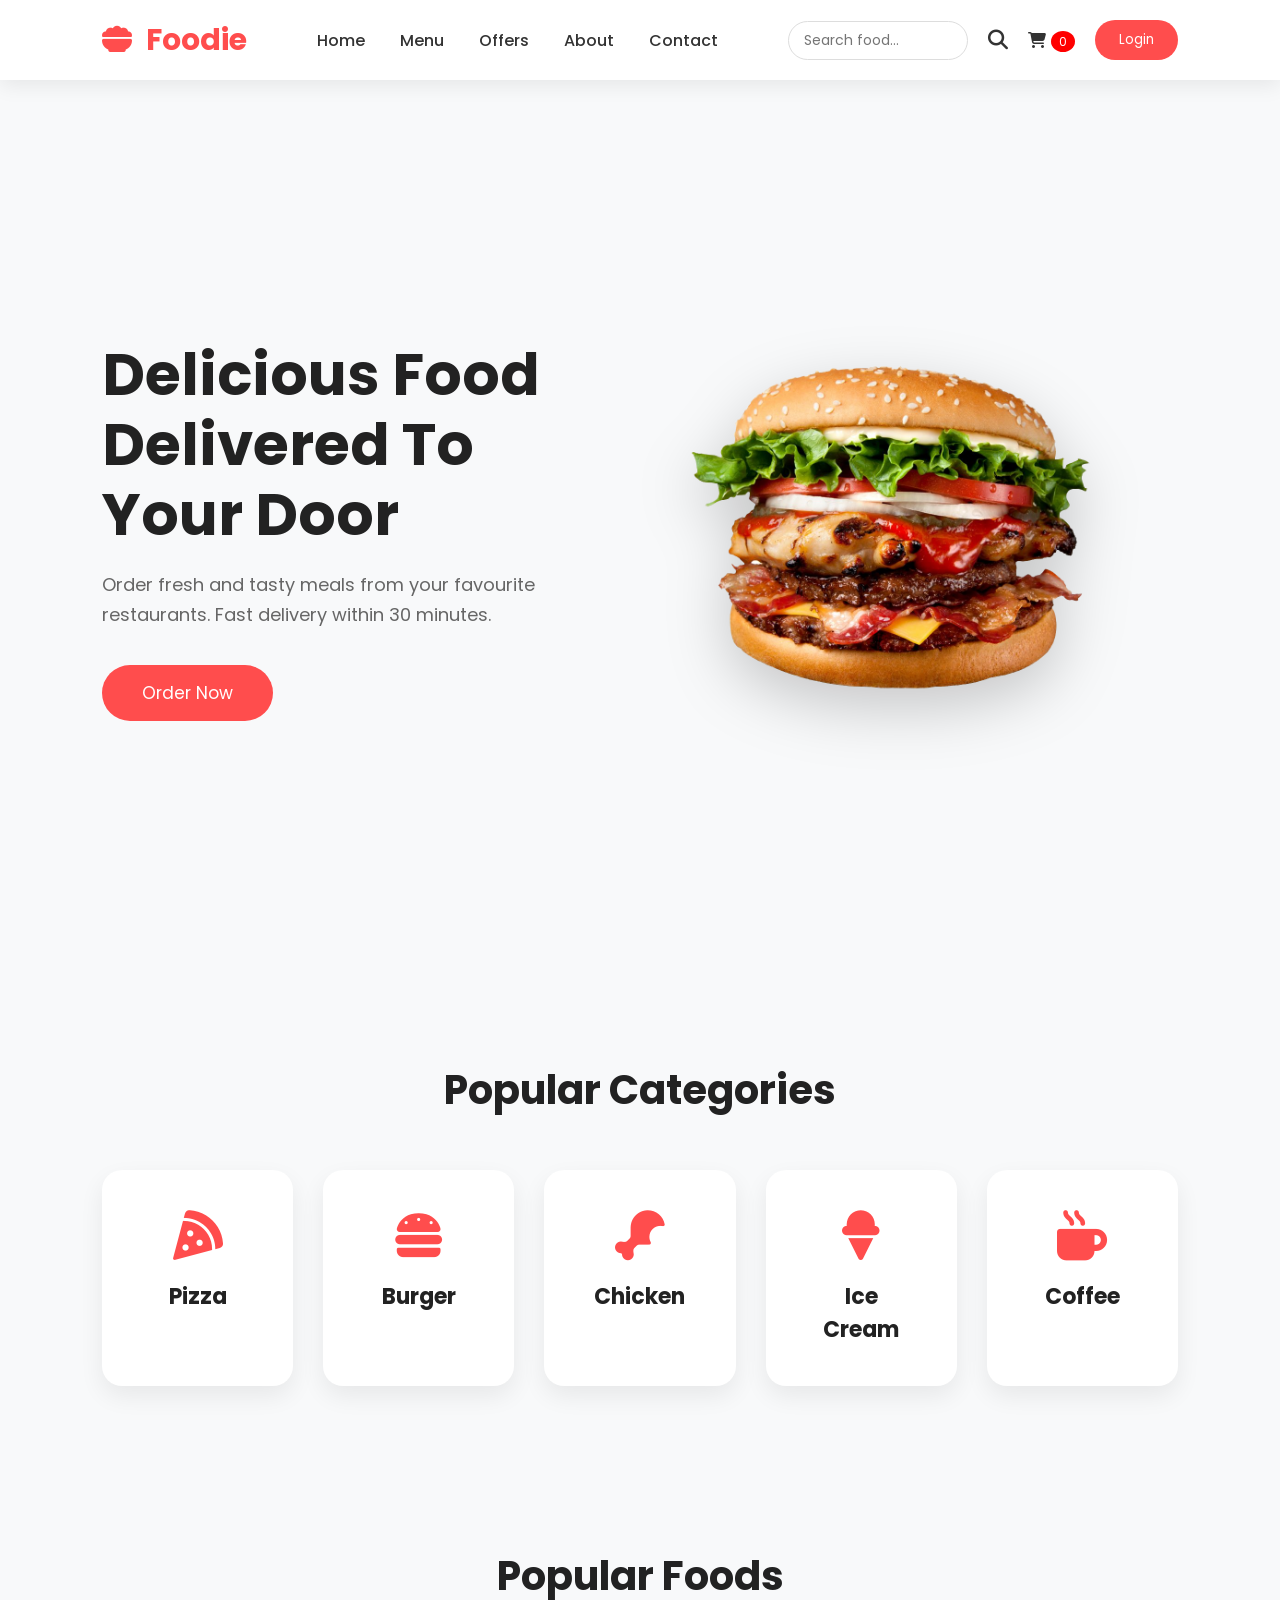
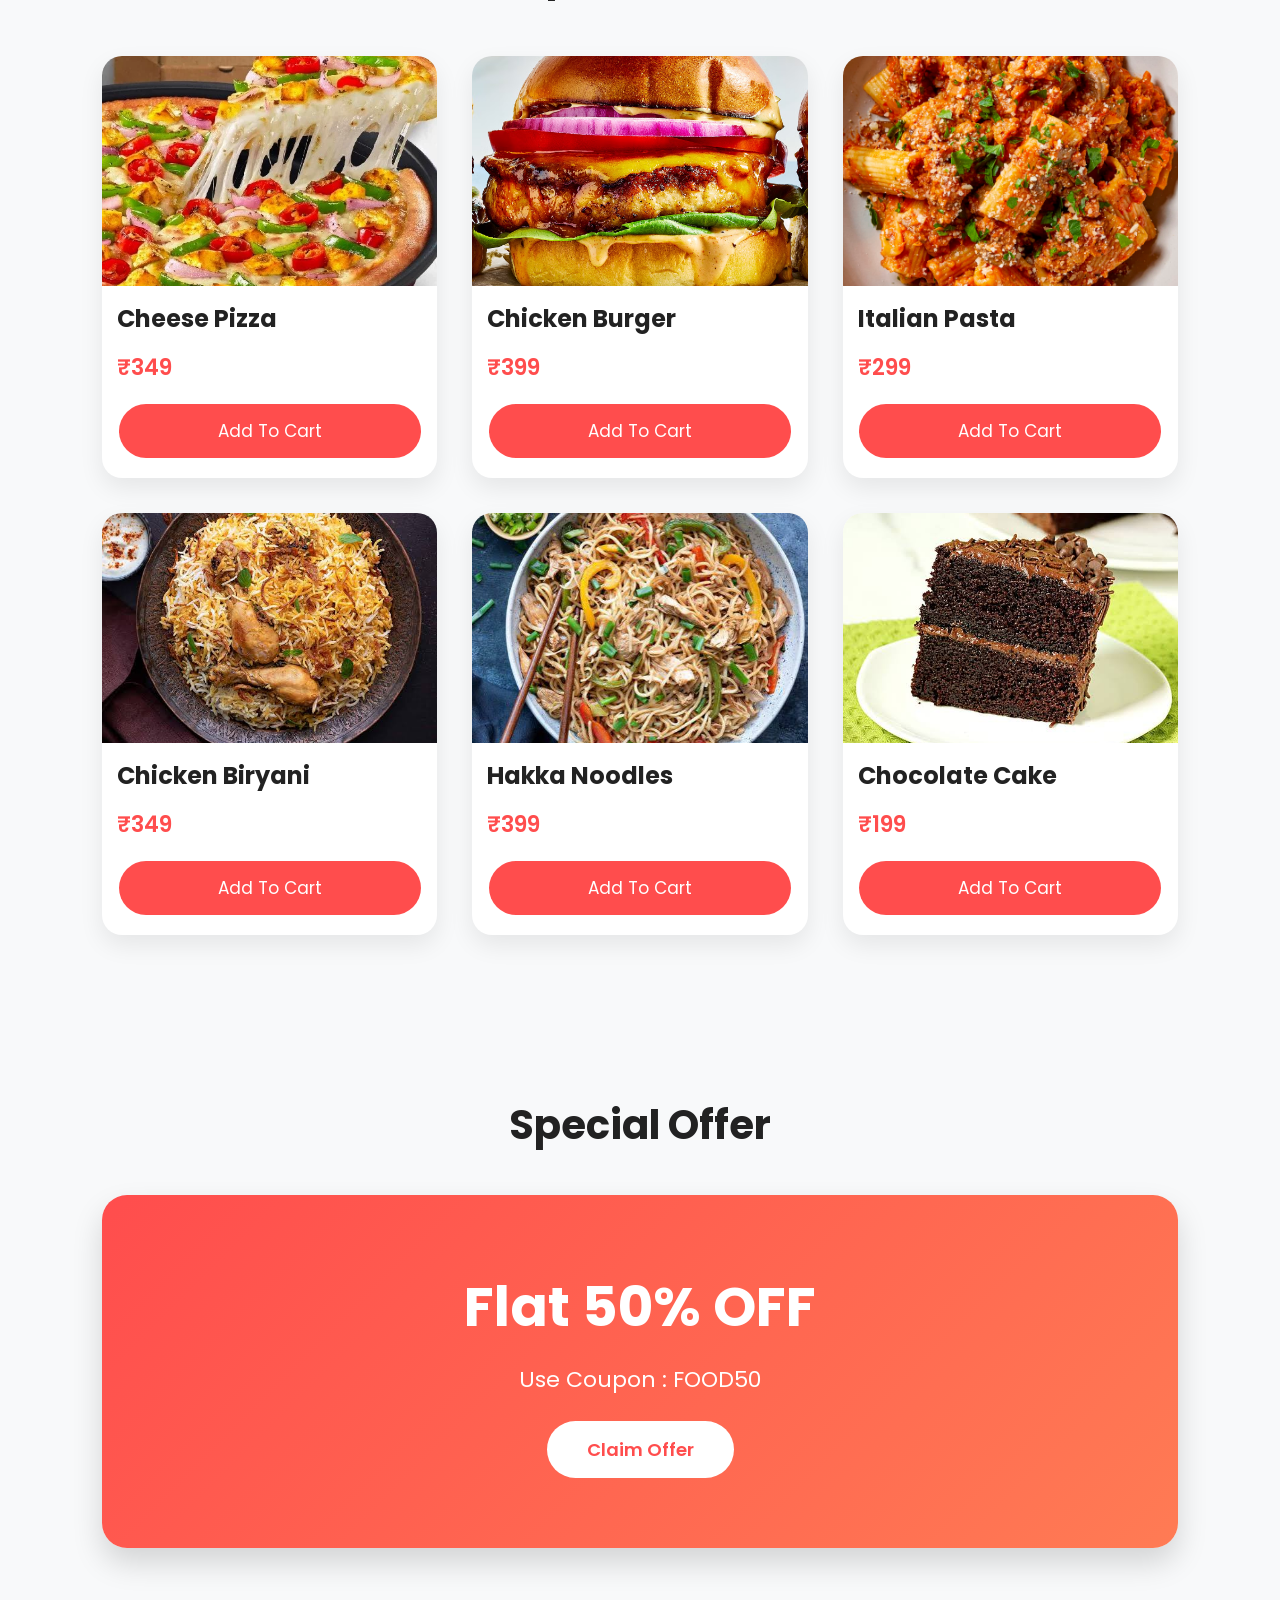
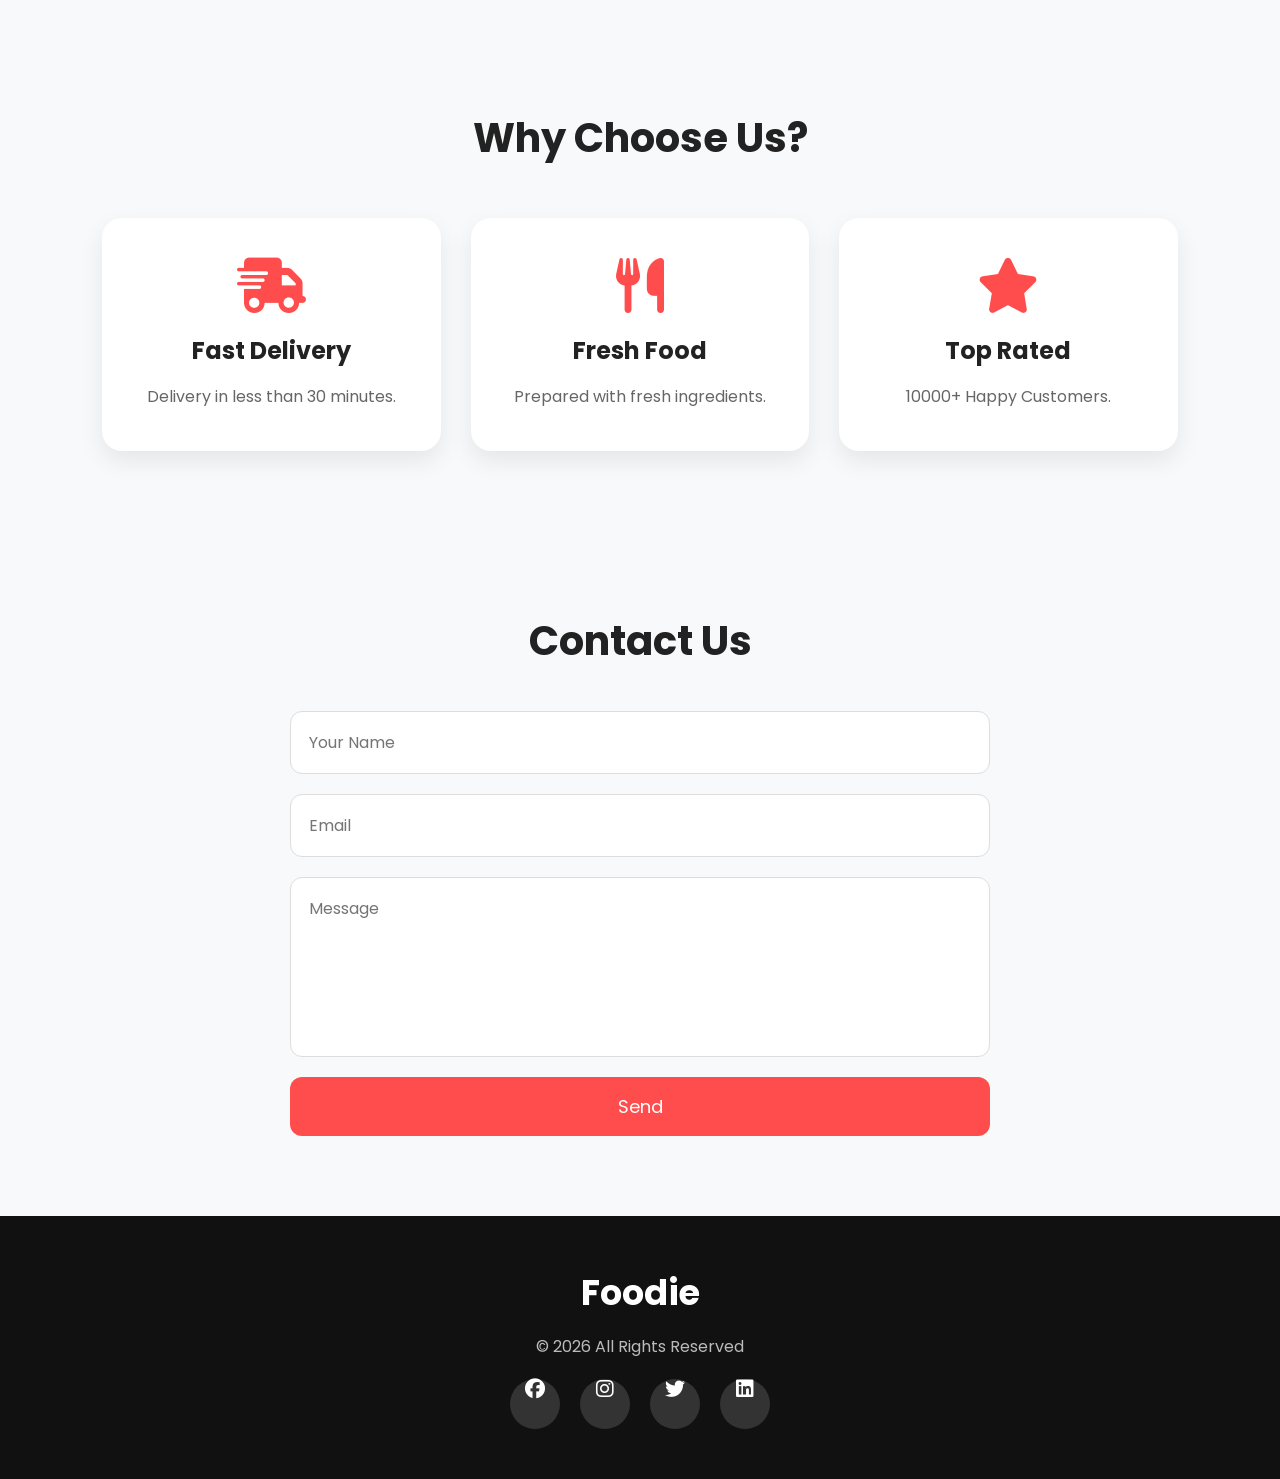
<file: index.html>
<!DOCTYPE html>
<html lang="en">

<head>
    <meta charset="UTF-8">
    <meta name="viewport" content="width=device-width, initial-scale=1.0">
    <title>Foodie - Food Ordering Website</title>

    <link rel="stylesheet" href="style.css">

    <link rel="preconnect" href="https://fonts.googleapis.com">
    <link href="https://fonts.googleapis.com/css2?family=Poppins:wght@300;400;500;600;700&display=swap"
        rel="stylesheet">

    <link rel="stylesheet" href="https://cdnjs.cloudflare.com/ajax/libs/font-awesome/6.5.1/css/all.min.css">
</head>

<body>

    <!-- Navbar -->
    <header>

        <div class="logo">
            <i class="fa-solid fa-bowl-food"></i>
            Foodie
        </div>

        <nav>
            <ul>
                <li><a href="#">Home</a></li>
                <li><a href="#menu">Menu</a></li>
                <li><a href="#offers">Offers</a></li>
                <li><a href="#about">About</a></li>
                <li><a href="#contact">Contact</a></li>
            </ul>
        </nav>

        <div class="icons">

            <input type="text" id="searchBox" placeholder="Search food...">

            <i class="fa-solid fa-magnifying-glass" id="searchBtn"></i>

            <a href="cart.html">
                <i class="fa-solid fa-cart-shopping"></i>
            </a>

            <a href="login.html">
                <button>Login</button>
            </a>

        </div>

    </header>

    <!-- Hero -->

    <section class="hero">

        <div class="hero-text">

            <h1>Delicious Food Delivered To Your Door</h1>

            <p>
                Order fresh and tasty meals from your favourite restaurants.
                Fast delivery within 30 minutes.
            </p>

            <button>Order Now</button>

        </div>

        <div class="hero-image">

            <img src="burger.png" alt="Burger">

        </div>

    </section>

    <!-- Categories -->

    <section class="categories">

        <h2>Popular Categories</h2>

        <div class="category-container">

            <div class="category-card">
                <i class="fa-solid fa-pizza-slice"></i>
                <h3>Pizza</h3>
            </div>

            <div class="category-card">
                <i class="fa-solid fa-burger"></i>
                <h3>Burger</h3>
            </div>

            <div class="category-card">
                <i class="fa-solid fa-drumstick-bite"></i>
                <h3>Chicken</h3>
            </div>

            <div class="category-card">
                <i class="fa-solid fa-ice-cream"></i>
                <h3>Ice Cream</h3>
            </div>

            <div class="category-card">
                <i class="fa-solid fa-mug-hot"></i>
                <h3>Coffee</h3>
            </div>

        </div>

    </section>

    <!-- Menu -->

    <section id="menu">

        <h2>Popular Foods</h2>

        <div class="food-container">

            <div class="food-card">

                <img src="pizza.jpg">

                <h3>Cheese Pizza</h3>

                <p>₹349</p>

                <button>Add To Cart</button>

            </div>

            <div class="food-card">

                <img src="chickenburger.jpg">

                <h3>Chicken Burger</h3>

                <p>₹399</p>

                <button>Add To Cart</button>

            </div>

            <div class="food-card">

                <img src="pasta.jpg">

                <h3>Italian Pasta</h3>

                <p>₹299</p>

                <button>Add To Cart</button>

            </div>

            <div class="food-card">

                <img src="biryani.jpg">

                <h3>Chicken Biryani</h3>

                <p>₹349</p>

                <button>Add To Cart</button>

            </div>

            <div class="food-card">

                <img src="haaka.jpg">

                <h3>Hakka Noodles</h3>

                <p>₹399</p>

                <button>Add To Cart</button>

            </div>

            <div class="food-card">

                <img src="cake.jpg">

                <h3>Chocolate Cake</h3>

                <p>₹199</p>

                <button>Add To Cart</button>

            </div>

        </div>

    </section>

    <!-- Offer -->

    <section id="offers">

        <h2>Special Offer</h2>

        <div class="offer">

            <h1>Flat 50% OFF</h1>

            <p>Use Coupon : FOOD50</p>

            <button>Claim Offer</button>

        </div>

    </section>

    <!-- About -->

    <section id="about">

        <h2>Why Choose Us?</h2>

        <div class="about-container">

            <div>

                <i class="fa-solid fa-truck-fast"></i>

                <h3>Fast Delivery</h3>

                <p>Delivery in less than 30 minutes.</p>

            </div>

            <div>

                <i class="fa-solid fa-utensils"></i>

                <h3>Fresh Food</h3>

                <p>Prepared with fresh ingredients.</p>

            </div>

            <div>

                <i class="fa-solid fa-star"></i>

                <h3>Top Rated</h3>

                <p>10000+ Happy Customers.</p>

            </div>

        </div>

    </section>

    <!-- Contact -->

    <section id="contact">

        <h2>Contact Us</h2>

        <form>

            <input type="text" placeholder="Your Name">

            <input type="email" placeholder="Email">

            <textarea placeholder="Message"></textarea>

            <button>Send</button>

        </form>

    </section>

    <!-- Footer -->

    <footer>

        <h3>Foodie</h3>

        <p>© 2026 All Rights Reserved</p>

        <div>

            <i class="fa-brands fa-facebook"></i>

            <i class="fa-brands fa-instagram"></i>

            <i class="fa-brands fa-twitter"></i>

            <i class="fa-brands fa-linkedin"></i>

        </div>

    </footer>

    <script src="script.js"></script>

</body>

</html>
</file>
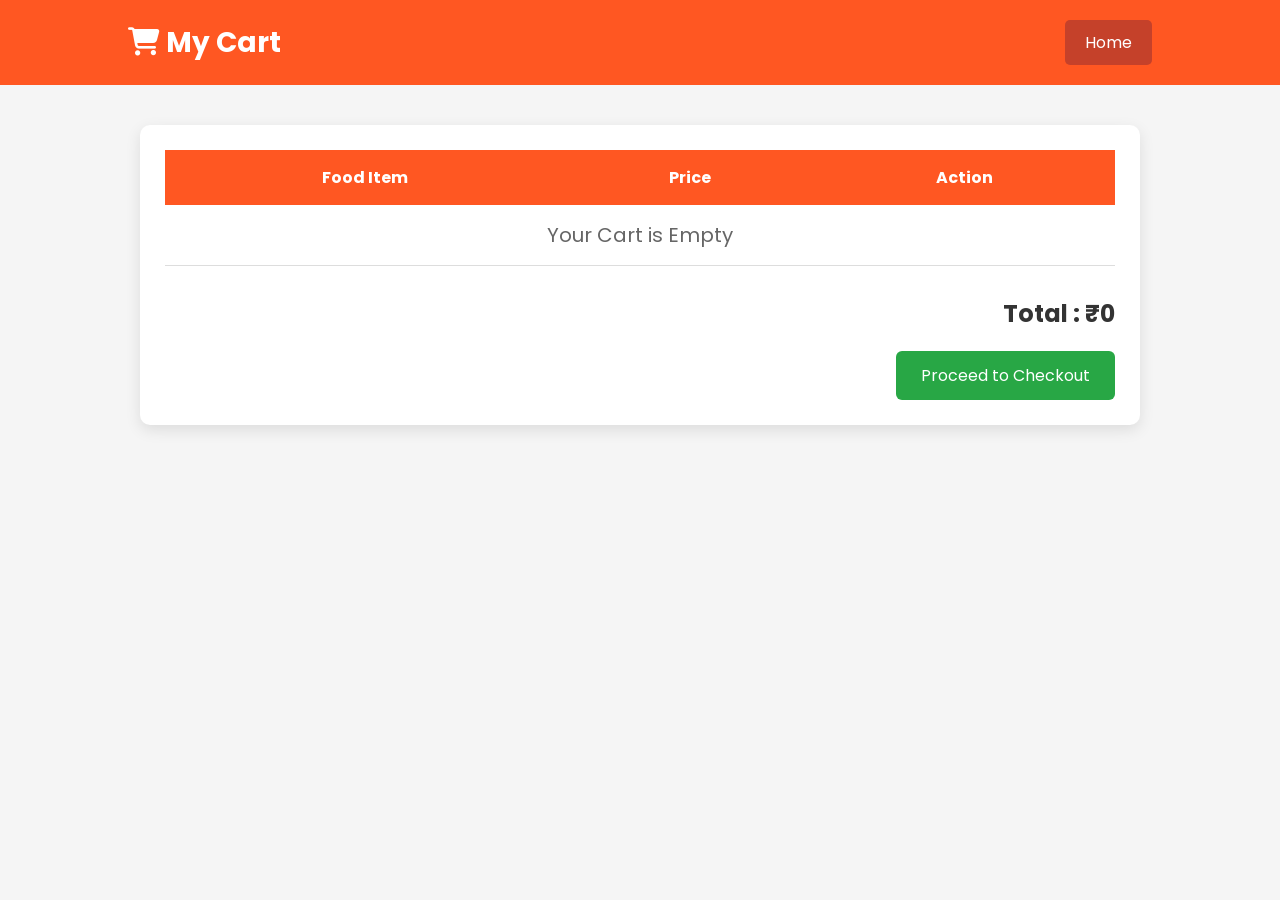
<file: cart.html>
<!DOCTYPE html>
<html lang="en">

<head>

    <meta charset="UTF-8">

    <meta name="viewport" content="width=device-width, initial-scale=1.0">

    <title>Foodie | Cart</title>

    <link rel="stylesheet" href="cart.css">

    <link rel="preconnect" href="https://fonts.googleapis.com">

    <link href="https://fonts.googleapis.com/css2?family=Poppins:wght@300;400;500;600;700&display=swap"
        rel="stylesheet">

    <link rel="stylesheet" href="https://cdnjs.cloudflare.com/ajax/libs/font-awesome/6.5.1/css/all.min.css">

</head>

<body>

    <header>

        <h1>
            <i class="fa-solid fa-cart-shopping"></i>
            My Cart
        </h1>

        <a href="index.html" class="home-btn">Home</a>

    </header>

    <div class="cart-container">

        <table>

            <thead>

                <tr>

                    <th>Food Item</th>

                    <th>Price</th>

                    <th>Action</th>

                </tr>

            </thead>

            <tbody id="cartItems">

            </tbody>

        </table>

        <div class="total">

            <h2>Total : ₹<span id="total">0</span></h2>

            <button id="checkoutBtn">Proceed to Checkout</button>

        </div>

    </div>

    <script src="cart.js"></script>

</body>

</html>
</file>
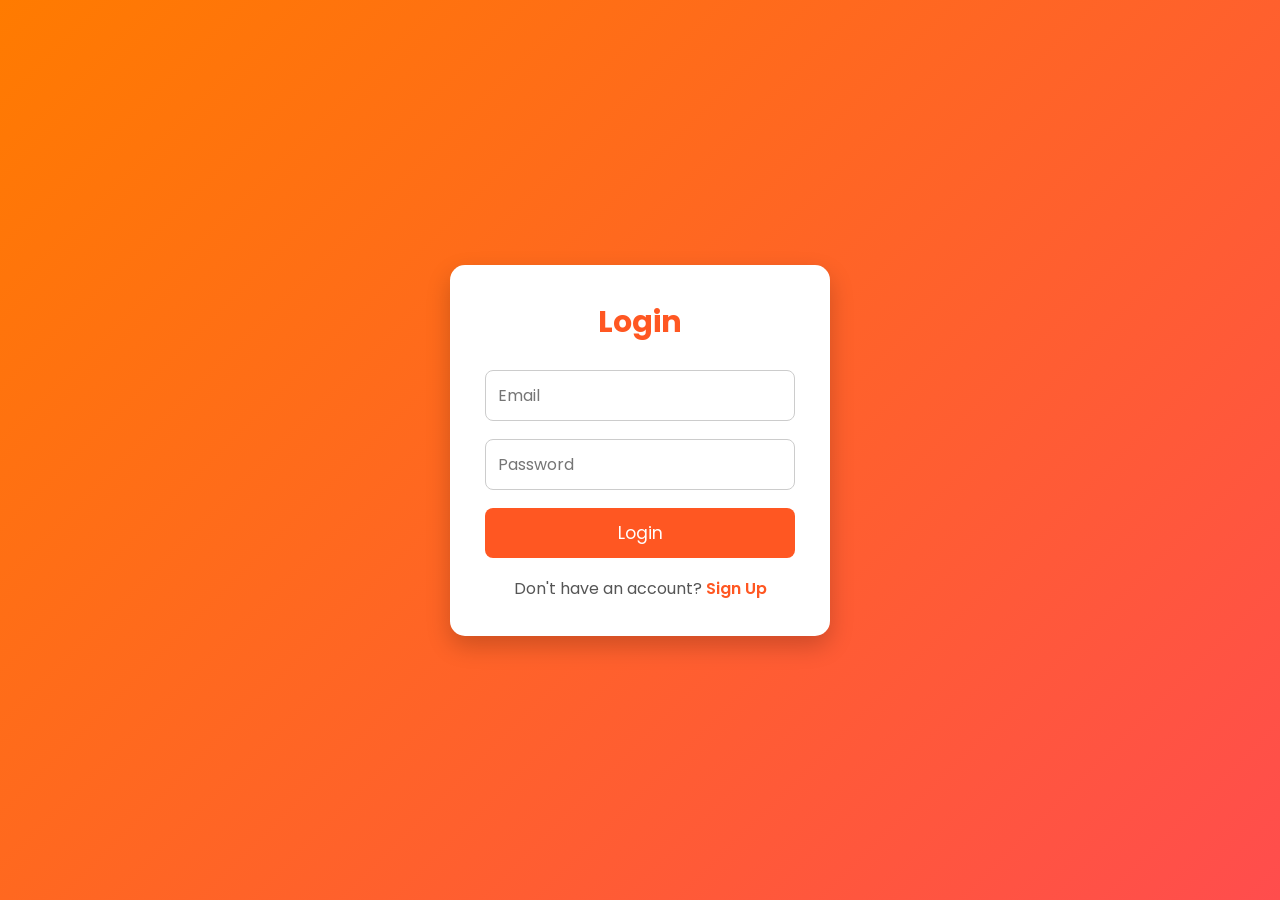
<file: login.html>
<!DOCTYPE html>
<html lang="en">

<head>

    <meta charset="UTF-8">

    <meta name="viewport" content="width=device-width, initial-scale=1.0">

    <title>Foodie | Login</title>

    <link rel="stylesheet" href="login.css">

    <link rel="preconnect" href="https://fonts.googleapis.com">

    <link href="https://fonts.googleapis.com/css2?family=Poppins:wght@300;400;500;600;700&display=swap"
        rel="stylesheet">

</head>

<body>

    <div class="login-box">

        <h2>Login</h2>

        <form id="loginForm">

            <input type="email" id="email" placeholder="Email" required>

            <input type="password" id="password" placeholder="Password" required>

            <button>Login</button>

            <p>

                Don't have an account?

                <a href="signup.html">Sign Up</a>

            </p>

        </form>

    </div>

    <script src="login.js"></script>

</body>

</html>
</file>
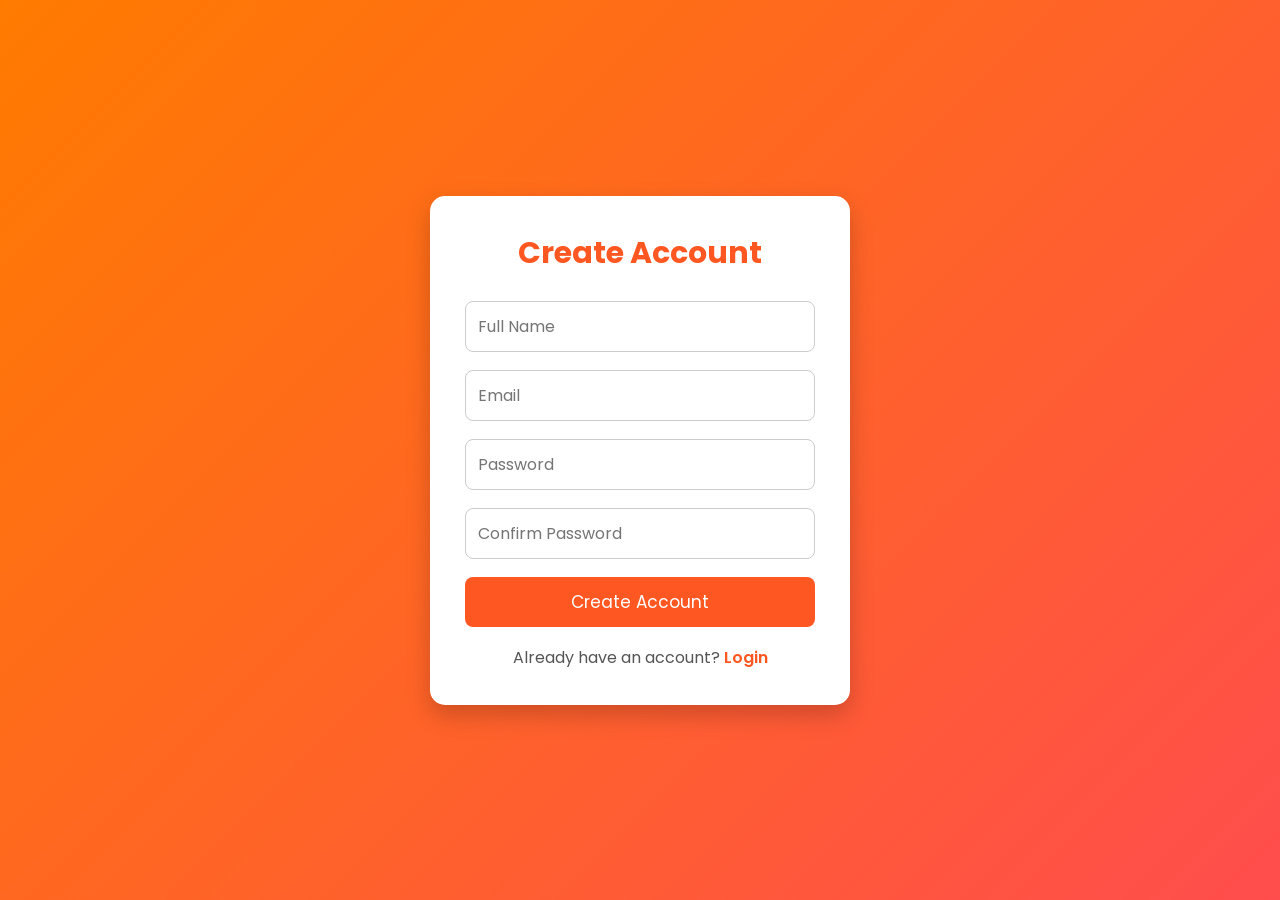
<file: signup.html>
<!DOCTYPE html>
<html lang="en">

<head>
    <meta charset="UTF-8">
    <meta name="viewport" content="width=device-width, initial-scale=1.0">
    <title>Foodie | Sign Up</title>

    <link rel="stylesheet" href="signup.css">

    <link rel="preconnect" href="https://fonts.googleapis.com">

    <link href="https://fonts.googleapis.com/css2?family=Poppins:wght@300;400;500;600;700&display=swap"
        rel="stylesheet">

    <link rel="stylesheet" href="https://cdnjs.cloudflare.com/ajax/libs/font-awesome/6.5.1/css/all.min.css">

</head>

<body>

    <div class="signup-box">

        <h2>Create Account</h2>

        <form id="signupForm">

            <input type="text" id="name" placeholder="Full Name" required>

            <input type="email" id="email" placeholder="Email" required>

            <input type="password" id="password" placeholder="Password" required>

            <input type="password" id="confirm" placeholder="Confirm Password" required>

            <button>Create Account</button>

            <p>Already have an account?

                <a href="login.html">Login</a>

            </p>

        </form>

    </div>

    <script src="signup.js"></script>

</body>

</html>
</file>
<file: style.css>
@import url('https://fonts.googleapis.com/css2?family=Poppins:wght@300;400;500;600;700;800&display=swap');

* {
    margin: 0;
    padding: 0;
    box-sizing: border-box;
    font-family: 'Poppins', sans-serif;
    scroll-behavior: smooth;
}

body {
    background: #f8f9fa;
    color: #222;
}

a {
    text-decoration: none;
}

ul {
    list-style: none;
}

img {
    width: 100%;
    display: block;
}

button {
    cursor: pointer;
    border: none;
    outline: none;
}

/*  
   Header
 */

header {
    position: fixed;
    top: 0;
    left: 0;
    width: 100%;
    height: 80px;
    background: #fff;
    display: flex;
    justify-content: space-between;
    align-items: center;
    padding: 0 8%;
    box-shadow: 0 5px 20px rgba(0, 0, 0, .08);
    z-index: 1000;
}

.logo {
    font-size: 30px;
    font-weight: 700;
    color: #ff4d4d;
}

.logo i {
    margin-right: 8px;
}

nav ul {
    display: flex;
    gap: 35px;
}

nav ul li a {
    color: #333;
    font-weight: 500;
    transition: .3s;
}

nav ul li a:hover {
    color: #ff4d4d;
}

.icons {
    display: flex;
    align-items: center;
    gap: 20px;
}

.icons a i {
    color: #333;
}

.icons a:hover i {
    color: #ff4d4d;
}

.icons button {
    background: #ff4d4d;
    color: #fff;
    padding: 10px 24px;
    border-radius: 30px;
    transition: .3s;
}

.icons button:hover {
    background: #e63946;
}

/* 
Hero
  */

.hero {
    margin-top: 80px;
    min-height: 100vh;
    display: flex;
    align-items: center;
    justify-content: space-between;
    padding: 70px 8%;
    gap: 50px;
}

.hero-text {
    flex: 1;
}

.hero-text h1 {
    font-size: 58px;
    line-height: 70px;
    margin-bottom: 20px;
}

.hero-text p {
    color: #666;
    font-size: 18px;
    line-height: 30px;
    margin-bottom: 35px;
}

.hero-text button {
    background: #ff4d4d;
    color: #fff;
    padding: 15px 40px;
    border-radius: 40px;
    font-size: 17px;
    transition: .3s;
}

.hero-text button:hover {
    background: #e63946;
    transform: translateY(-4px);
}

.hero-image {
    flex: 1;
}

.hero-image img {
    width: 90%;
    animation: float 4s infinite ease-in-out;
}

@keyframes float {

    0% {
        transform: translateY(0);
    }

    50% {
        transform: translateY(-20px);
    }

    100% {
        transform: translateY(0);
    }

}

/* ===========================
 Categories
=========================== */

.categories {
    padding: 80px 8%;
}

.categories h2 {
    text-align: center;
    font-size: 40px;
    margin-bottom: 50px;
}

.category-container {
    display: grid;
    grid-template-columns: repeat(auto-fit, minmax(180px, 1fr));
    gap: 30px;
}

.category-card {
    background: #fff;
    padding: 40px;
    text-align: center;
    border-radius: 20px;
    transition: .4s;
    box-shadow: 0 10px 25px rgba(0, 0, 0, .07);
}

.category-card:hover {
    transform: translateY(-10px);
}

.category-card i {
    font-size: 50px;
    color: #ff4d4d;
    margin-bottom: 20px;
}

.category-card h3 {
    font-size: 22px;
}

/* 
 Menu
  */

#menu {
    padding: 80px 8%;
}

#menu h2 {
    text-align: center;
    font-size: 40px;
    margin-bottom: 50px;
}

.food-container {
    display: grid;
    grid-template-columns: repeat(auto-fit, minmax(280px, 1fr));
    gap: 35px;
}

.food-card {
    background: #fff;
    border-radius: 20px;
    overflow: hidden;
    box-shadow: 0 10px 25px rgba(0, 0, 0, .08);
    transition: .3s;
}

.food-card:hover {
    transform: translateY(-10px);
}

.food-card img {
    height: 230px;
    object-fit: cover;
}

.food-card h3 {
    font-size: 24px;
    padding: 15px;
}

.food-card p {
    color: #ff4d4d;
    font-size: 22px;
    font-weight: 600;
    padding: 0 15px;
}

.food-card button {
    width: 90%;
    margin: 20px auto;
    display: block;
    padding: 14px;
    border-radius: 30px;
    background: #ff4d4d;
    color: #fff;
    font-size: 17px;
    transition: .3s;
}

.food-card button:hover {
    background: #e63946;
}


/*  
   OFFER SECTION
  */

#offers {
    padding: 80px 8%;
}

#offers h2 {
    text-align: center;
    font-size: 40px;
    margin-bottom: 40px;
}

.offer {
    background: linear-gradient(135deg, #ff4d4d, #ff7b54);
    color: #fff;
    text-align: center;
    padding: 70px 20px;
    border-radius: 25px;
    box-shadow: 0 15px 30px rgba(0, 0, 0, .15);
}

.offer h1 {
    font-size: 55px;
    margin-bottom: 15px;
}

.offer p {
    font-size: 22px;
    margin-bottom: 25px;
}

.offer button {
    background: #fff;
    color: #ff4d4d;
    padding: 15px 40px;
    border-radius: 30px;
    font-size: 18px;
    font-weight: 600;
    transition: .3s;
}

.offer button:hover {
    background: #222;
    color: #fff;
}

/* 
   ABOUT
  */

#about {
    padding: 80px 8%;
}

#about h2 {
    text-align: center;
    font-size: 40px;
    margin-bottom: 50px;
}

.about-container {
    display: grid;
    grid-template-columns: repeat(auto-fit, minmax(250px, 1fr));
    gap: 30px;
}

.about-container div {
    background: #fff;
    text-align: center;
    padding: 40px 30px;
    border-radius: 20px;
    box-shadow: 0 10px 25px rgba(0, 0, 0, .08);
    transition: .3s;
}

.about-container div:hover {
    transform: translateY(-10px);
}

.about-container i {
    font-size: 55px;
    color: #ff4d4d;
    margin-bottom: 20px;
}

.about-container h3 {
    margin-bottom: 15px;
    font-size: 24px;
}

.about-container p {
    color: #666;
    line-height: 28px;
}

/*  
   CONTACT
 */

#contact {
    padding: 80px 8%;
}

#contact h2 {
    text-align: center;
    font-size: 40px;
    margin-bottom: 40px;
}

form {
    max-width: 700px;
    margin: auto;
    display: flex;
    flex-direction: column;
    gap: 20px;
}

form input,
form textarea {

    width: 100%;
    padding: 18px;
    border: 1px solid #ddd;
    border-radius: 12px;
    font-size: 16px;
}

form textarea {
    height: 180px;
    resize: none;
}

form button {
    background: #ff4d4d;
    color: #fff;
    padding: 16px;
    border-radius: 12px;
    font-size: 18px;
    transition: .3s;
}

form button:hover {
    background: #e63946;
}

/*  
   FOOTER
  */

footer {
    background: #111;
    color: #fff;
    padding: 50px 8%;
    text-align: center;
}

footer h3 {
    font-size: 35px;
    margin-bottom: 15px;
}

footer p {
    color: #bbb;
    margin-bottom: 20px;
}

footer div {
    display: flex;
    justify-content: center;
    gap: 20px;
}

footer i {
    width: 50px;
    height: 50px;
    background: #333;
    border-radius: 50%;
    display: flex;
    justify-content: center;
    align-items: center;
    font-size: 20px;
    cursor: pointer;
    transition: .3s;
}

footer i:hover {
    background: #ff4d4d;
}

/*  
   RESPONSIVE
 */

@media(max-width:991px) {

    header {
        padding: 0 5%;
    }

    .hero {
        flex-direction: column;
        text-align: center;
    }

    .hero-text h1 {
        font-size: 45px;
        line-height: 55px;
    }

    .hero-image img {
        width: 80%;
        margin: auto;
    }

    nav ul {
        gap: 20px;
    }

}

@media(max-width:768px) {

    header {
        flex-direction: column;
        height: auto;
        padding: 20px;
    }

    nav {
        margin: 15px 0;
    }

    nav ul {
        flex-wrap: wrap;
        justify-content: center;
    }

    .hero {
        padding: 120px 5% 60px;
    }

    .hero-text h1 {
        font-size: 36px;
        line-height: 45px;
    }

    .categories h2,
    #menu h2,
    #offers h2,
    #about h2,
    #contact h2 {
        font-size: 32px;
    }

    .offer h1 {
        font-size: 40px;
    }

    .offer p {
        font-size: 18px;
    }

}

@media(max-width:500px) {

    .hero-text h1 {
        font-size: 30px;
        line-height: 40px;
    }

    .hero-text p {
        font-size: 15px;
    }

    .food-card h3 {
        font-size: 20px;
    }

    .food-card p {
        font-size: 18px;
    }

    .offer h1 {
        font-size: 32px;
    }

    .logo {
        font-size: 24px;
    }

    .icons {
        gap: 12px;
    }

    .icons button {
        padding: 8px 18px;
    }

}


/*  
   EXTRA ANIMATIONS
  */

section {
    animation: fadeIn 1s ease;
}

@keyframes fadeIn {
    from {
        opacity: 0;
        transform: translateY(30px);
    }

    to {
        opacity: 1;
        transform: translateY(0);
    }
}

/* Buttons */

button {
    transition: all .3s ease;
}

button:hover {
    transform: translateY(-3px);
    box-shadow: 0 10px 20px rgba(0, 0, 0, .15);
}

/* Links */

nav ul li a {
    position: relative;
}

nav ul li a::after {
    content: "";
    position: absolute;
    left: 0;
    bottom: -5px;
    width: 0%;
    height: 2px;
    background: #ff4d4d;
    transition: .3s;
}

nav ul li a:hover::after {
    width: 100%;
}

/* Card Hover */

.food-card,
.category-card,
.about-container div {
    transition: all .35s ease;
}

.food-card:hover,
.category-card:hover,
.about-container div:hover {
    box-shadow: 0 20px 40px rgba(0, 0, 0, .15);
}

/* Image Zoom */

.food-card {
    overflow: hidden;
}

.food-card img {
    transition: .4s;
}

.food-card:hover img {
    transform: scale(1.08);
}

/* Form Focus */

input:focus,
textarea:focus {
    outline: none;
    border: 2px solid #ff4d4d;
    box-shadow: 0 0 10px rgba(255, 77, 77, .2);
}

/* Scrollbar */

::-webkit-scrollbar {
    width: 10px;
}

::-webkit-scrollbar-track {
    background: #f1f1f1;
}

::-webkit-scrollbar-thumb {
    background: #ff4d4d;
    border-radius: 20px;
}

::-webkit-scrollbar-thumb:hover {
    background: #e63946;
}

/* Selection */

::selection {
    background: #ff4d4d;
    color: #fff;
}

/* Footer Animation */

footer i {
    transition: .3s;
}

footer i:hover {
    transform: translateY(-5px) rotate(360deg);
}

/* Hero Image Shadow */

.hero-image img {
    filter: drop-shadow(0 20px 30px rgba(0, 0, 0, .2));
}

/* Section Spacing */

section {
    scroll-margin-top: 90px;
}

/* Utility */

.container {
    width: 90%;
    max-width: 1200px;
    margin: auto;
}

#searchBox{
    width:180px;
    padding:8px 15px;
    border:1px solid #ddd;
    border-radius:25px;
    outline:none;
    font-size:14px;
}

#searchBox:focus{
    border:2px solid #ff4d4d;
}

#searchBtn{
    color:#333;
    cursor:pointer;
    font-size:20px;
    transition:.3s;
}

#searchBtn:hover{
    color:#ff4d4d;
}

#searchBox{
    width:180px;
    padding:8px 15px;
    border:1px solid #ddd;
    border-radius:25px;
    outline:none;
    font-size:14px;
}

#searchBox:focus{
    border:2px solid #ff4d4d;
}

#searchBtn{
    color:#333;
    cursor:pointer;
    font-size:20px;
    transition:.3s;
}

#searchBtn:hover{
    color:#ff4d4d;
}
</file>
<file: cart.css>
* {
    margin: 0;
    padding: 0;
    box-sizing: border-box;
    font-family: 'Poppins', sans-serif;
}

body {
    background: #f5f5f5;
}

/* Header */

header {
    background: #ff5722;
    color: white;
    padding: 20px 10%;
    display: flex;
    justify-content: space-between;
    align-items: center;
}

header h1 {
    font-size: 28px;
}

.home-btn {
    text-decoration: none;
    color: white;
    background: #c5412a;
    padding: 10px 20px;
    border-radius: 5px;
    transition: .3s;
}

.home-btn:hover {
    background: #de5050;
}

/* Cart Container */

.cart-container {
    width: 90%;
    max-width: 1000px;
    margin: 40px auto;
    background: white;
    padding: 25px;
    border-radius: 10px;
    box-shadow: 0 5px 15px rgba(0, 0, 0, .1);
}

/* Table */

table {
    width: 100%;
    border-collapse: collapse;
}

table th {
    background: #ff5722;
    color: white;
    padding: 15px;
}

table td {
    text-align: center;
    padding: 15px;
    border-bottom: 1px solid #ddd;
}

/* Remove Button */

.remove-btn {
    background: red;
    color: white;
    border: none;
    padding: 8px 15px;
    border-radius: 5px;
    cursor: pointer;
    transition: .3s;
}

.remove-btn:hover {
    background: #c40000;
}

/* Total */

.total {
    margin-top: 30px;
    text-align: right;
}

.total h2 {
    margin-bottom: 20px;
    color: #333;
}

/* Checkout Button */

#checkoutBtn {
    background: #28a745;
    color: white;
    border: none;
    padding: 12px 25px;
    font-size: 16px;
    border-radius: 6px;
    cursor: pointer;
    transition: .3s;
}

#checkoutBtn:hover {
    background: #218838;
}

/* Empty Cart */

.empty {
    text-align: center;
    font-size: 20px;
    color: #666;
    margin: 40px 0;
}

/* Responsive */

@media(max-width:768px) {

    header {
        flex-direction: column;
        gap: 15px;
    }

    table {
        font-size: 14px;
    }

    #checkoutBtn {
        width: 100%;
    }

    .total {
        text-align: center;
    }

}
</file>
<file: login.css>
* {
    margin: 0;
    padding: 0;
    box-sizing: border-box;
    font-family: 'Poppins', sans-serif;
}

body {
    display: flex;
    justify-content: center;
    align-items: center;
    min-height: 100vh;
    background: linear-gradient(135deg, #ff7b00, #ff4d4d);
}

.login-box {
    width: 380px;
    background: #fff;
    padding: 35px;
    border-radius: 15px;
    box-shadow: 0 10px 25px rgba(0, 0, 0, 0.2);
}

.login-box h2 {
    text-align: center;
    color: #ff5722;
    margin-bottom: 25px;
    font-size: 30px;
}

.login-box form {
    display: flex;
    flex-direction: column;
}

.login-box input {
    width: 100%;
    padding: 12px;
    margin-bottom: 18px;
    border: 1px solid #ccc;
    border-radius: 8px;
    font-size: 16px;
    outline: none;
    transition: 0.3s;
}

.login-box input:focus {
    border-color: #ff5722;
    box-shadow: 0 0 5px rgba(255, 87, 34, 0.4);
}

.login-box button {
    padding: 12px;
    border: none;
    border-radius: 8px;
    background: #ff5722;
    color: #fff;
    font-size: 17px;
    cursor: pointer;
    transition: 0.3s;
}

.login-box button:hover {
    background: #e64a19;
}

.login-box p {
    margin-top: 18px;
    text-align: center;
    color: #555;
}

.login-box a {
    color: #ff5722;
    text-decoration: none;
    font-weight: 600;
}

.login-box a:hover {
    text-decoration: underline;
}

@media(max-width:450px) {

    .login-box {
        width: 90%;
        padding: 25px;
    }

    .login-box h2 {
        font-size: 26px;
    }

    .login-box input {
        font-size: 15px;
    }

    .login-box button {
        font-size: 16px;
    }

}
</file>
<file: signup.css>
* {
    margin: 0;
    padding: 0;
    box-sizing: border-box;
    font-family: 'Poppins', sans-serif;
}

body {
    display: flex;
    justify-content: center;
    align-items: center;
    min-height: 100vh;
    background: linear-gradient(135deg, #ff7b00, #ff4d4d);
}

.signup-box {
    width: 420px;
    background: #fff;
    padding: 35px;
    border-radius: 15px;
    box-shadow: 0 10px 25px rgba(0, 0, 0, 0.2);
}

.signup-box h2 {
    text-align: center;
    color: #ff5722;
    margin-bottom: 25px;
    font-size: 30px;
}

.signup-box form {
    display: flex;
    flex-direction: column;
}

.signup-box input {
    width: 100%;
    padding: 12px;
    margin-bottom: 18px;
    border: 1px solid #ccc;
    border-radius: 8px;
    font-size: 16px;
    outline: none;
    transition: 0.3s;
}

.signup-box input:focus {
    border-color: #ff5722;
    box-shadow: 0 0 5px rgba(255, 87, 34, 0.4);
}

.signup-box button {
    padding: 12px;
    border: none;
    border-radius: 8px;
    background: #ff5722;
    color: #fff;
    font-size: 17px;
    cursor: pointer;
    transition: 0.3s;
}

.signup-box button:hover {
    background: #e64a19;
}

.signup-box p {
    margin-top: 18px;
    text-align: center;
    color: #555;
}

.signup-box a {
    color: #ff5722;
    text-decoration: none;
    font-weight: 600;
}

.signup-box a:hover {
    text-decoration: underline;
}

@media(max-width:450px) {

    .signup-box {
        width: 90%;
        padding: 25px;
    }

    .signup-box h2 {
        font-size: 26px;
    }

    .signup-box input {
        font-size: 15px;
    }

    .signup-box button {
        font-size: 16px;
    }

}
</file>
